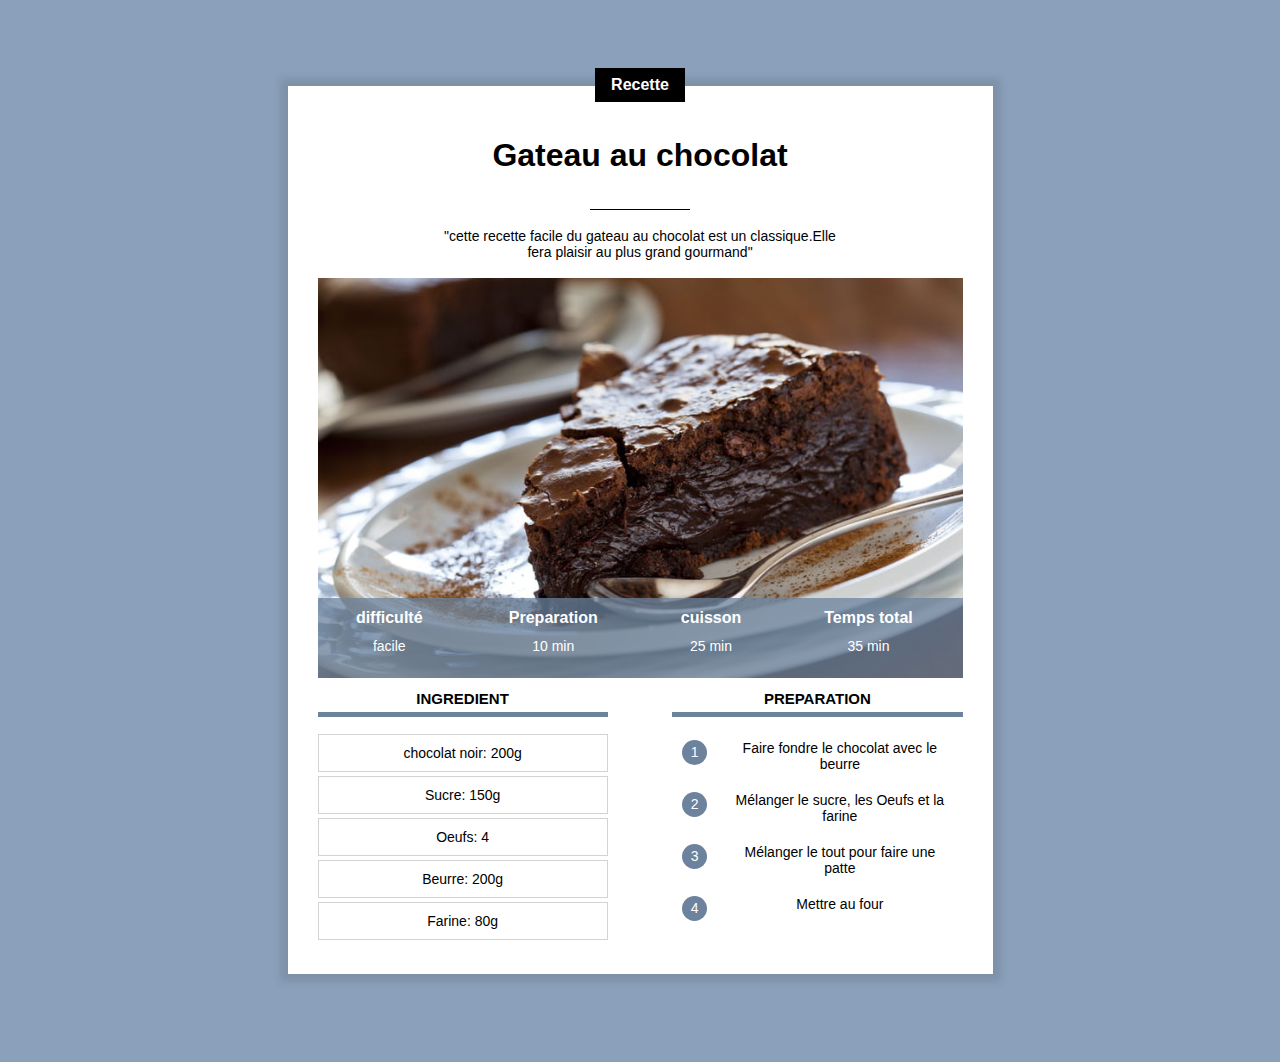
<file: index.html>
<!DOCTYPE html>
<html lang="en">
<head>
    <meta charset="UTF-8">
    <meta name="viewport" content="width=device-width, initial-scale=1.0">
    <link rel="stylesheet" href="style.css">
    <title>site-recettes</title>
</head>
<body>
    <div class="P_categorie">
      <p class="categorie">Recette</p>
    </div>
    <div class="contenu">
    <h1><b>Gateau au chocolat</b></h1>
    <div class="description">
       <div class="center"> <div class="separateur"></div></div>
       <p class="description">"cette recette facile du gateau au chocolat est un classique.Elle fera plaisir au plus grand gourmand"</p>
    </div>
    <div class="im_tab">
        <img class="center info" src="gateau.jpg" alt="">
        <table class="infos">
            <tr>
                <th>difficulté</th>
                <th>Preparation</th>
                <th>cuisson</th>
                <th>Temps total</th>
            </tr>
            <tr>
                <td>facile</td>
                <td>10 min</td>
                <td>25 min</td>
                <td>35 min</td>
            </tr>
        </table>
    </div>
    <div class="colonne1 colonne">
    <h2>Ingredient</h2>
        <div class="ingredient">
            <p>chocolat noir: 200g</p>
            <p>Sucre: 150g</p>
            <p>Oeufs: 4</p>
            <p>Beurre: 200g</p>
            <p>Farine: 80g</p>
        </div>
    </div>
    <div class="colonne2 colonne">
        <h2><b>Preparation</b></h2>
        <table class="preparation">
            <tr>
                <td><p class="numero">1</p></td>
                <td class="preparation_etape">Faire fondre le chocolat avec le beurre</td>
            </tr>
            <tr>
                <td><p class="numero">2</p></td>
               <td class="preparation_etape">Mélanger le sucre, les Oeufs et la farine</td>
            </tr>
            <tr>
                <td><p class="numero">3</p></td>
                <td class="preparation_etape">Mélanger le tout pour faire une patte</td>
            </tr>
            <tr>
                <td><p class="numero">4</p></td>
                <td class="preparation_etape">Mettre au four</td>
            </tr>
        </table>
    </div>
</div>
</body>
</html>
</file>
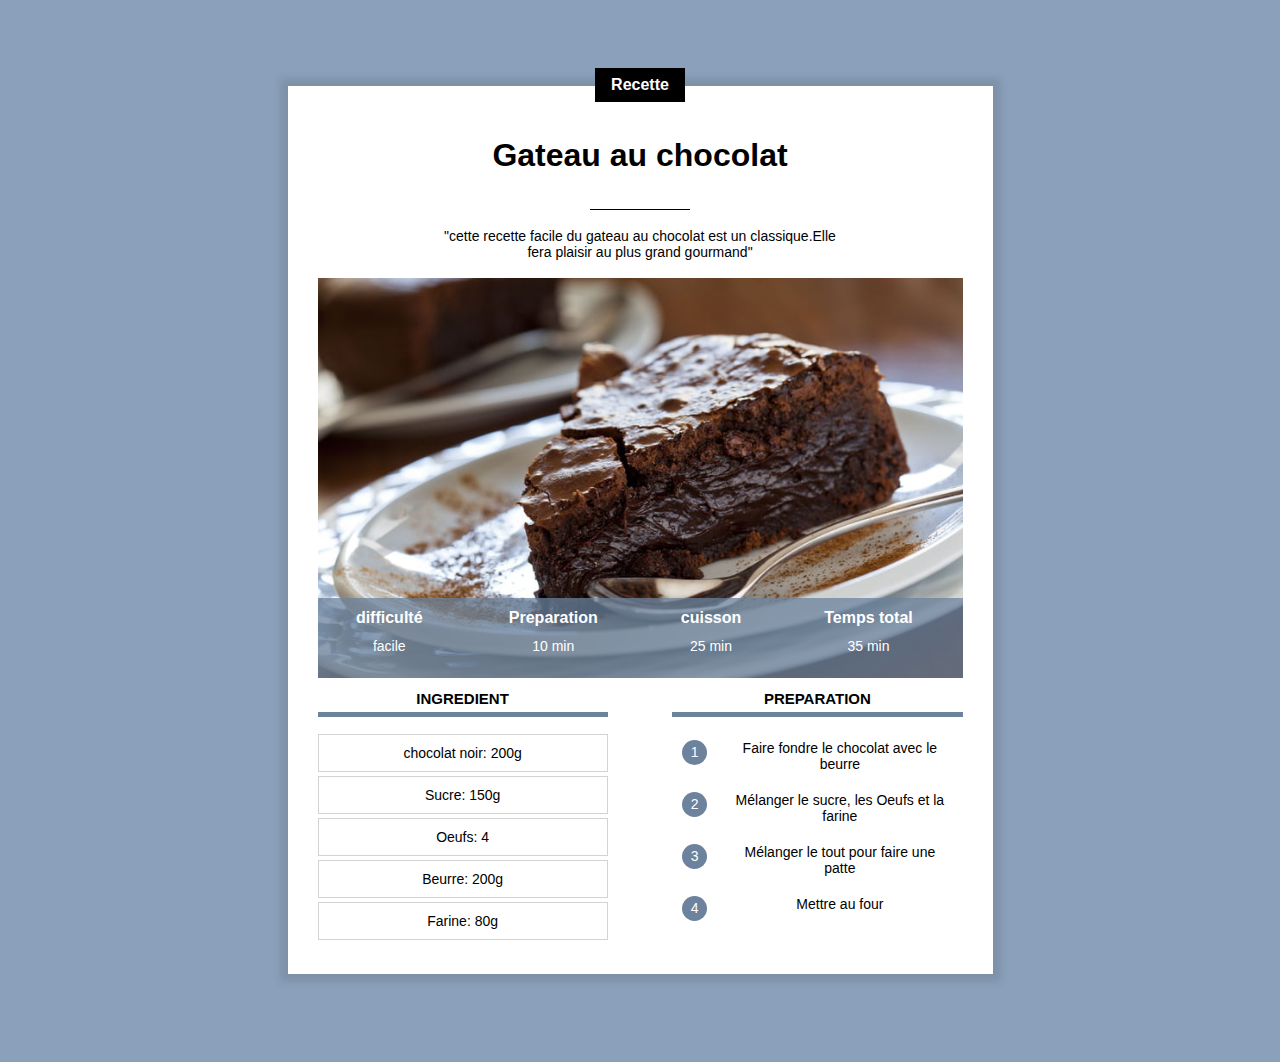
<file: premier_page.html>
<!DOCTYPE html>
<html lang="en">
<head>
    <meta charset="UTF-8">
    <meta name="viewport" content="width=device-width, initial-scale=1.0">
    <link rel="stylesheet" href="style.css">
    <title>Document</title>
</head>
<body>
    <div class="P_categorie">
      <p class="categorie">Recette</p>
    </div>
    <div class="contenu">
    <h1><b>Gateau au chocolat</b></h1>
    <div class="description">
       <div class="center"> <div class="separateur"></div></div>
       <p class="description">"cette recette facile du gateau au chocolat est un classique.Elle fera plaisir au plus grand gourmand"</p>
    </div>
    <div class="im_tab">
        <img class="center info" src="gateau.jpg" alt="">
        <table class="infos">
            <tr>
                <th>difficulté</th>
                <th>Preparation</th>
                <th>cuisson</th>
                <th>Temps total</th>
            </tr>
            <tr>
                <td>facile</td>
                <td>10 min</td>
                <td>25 min</td>
                <td>35 min</td>
            </tr>
        </table>
    </div>
    <div class="colonne1 colonne">
    <h2>Ingredient</h2>
        <div class="ingredient">
            <p>chocolat noir: 200g</p>
            <p>Sucre: 150g</p>
            <p>Oeufs: 4</p>
            <p>Beurre: 200g</p>
            <p>Farine: 80g</p>
        </div>
    </div>
    <div class="colonne2 colonne">
        <h2><b>Preparation</b></h2>
        <table class="preparation">
            <tr>
                <td><p class="numero">1</p></td>
                <td class="preparation_etape">Faire fondre le chocolat avec le beurre</td>
            </tr>
            <tr>
                <td><p class="numero">2</p></td>
               <td class="preparation_etape">Mélanger le sucre, les Oeufs et la farine</td>
            </tr>
            <tr>
                <td><p class="numero">3</p></td>
                <td class="preparation_etape">Mélanger le tout pour faire une patte</td>
            </tr>
            <tr>
                <td><p class="numero">4</p></td>
                <td class="preparation_etape">Mettre au four</td>
            </tr>
        </table>
    </div>
</div>
</body>
</html>
</file>
<file: style.css>
body {
    background-color: #8BA1BB;
    font-family: Arial, Helvetica, sans-serif;
}
.categorie {
    background-color: black;
    color: white;
    display: inline-block;
    /*text-align: center;
    margin-left: 30px;*/
    margin-top: 0px;
    padding: 8px 16px;
    margin-bottom: 0px;
    font-size: 16px;
    font-weight: bold;
}

.P_categorie {
   text-align: center;
   margin-bottom: -60px;
   margin-top: 60px;
}
div.contenu {
    background-color: white;
    margin: 40px 8px 40px 8px;
    padding: 0px 8px 20px 8px;
   /* min-width: 300px;*/
    box-shadow: 0px 0px 8px 8px rgba(0, 0, 0, 0.1);
}
h1 {
    text-align: center;
}
p.description {
    text-align: center;
    max-width: 400px;
    display: inline-block;
    font-size: 14px;
}
div.description {
   text-align: center;   
}
.separateur {
    width: 100px;
    height: 1px;
    background-color: black;
    /*text-align: center;*/
    display: inline-block;
}
.center {
    text-align: center;
    width: 100%;
}
img {
    display: block;
}
.im_tab {
    position: relative;
}
.infos {
  position: absolute;
  bottom: 0px;
  width: 100%;
  color: white;
  background-color: #6c829dc0;
  height: 40px;
}
td {
    text-align: center;
    font-size: 12px;
    vertical-align: top;
    padding: 8px;
}
th {
    font-size: 14px;
    vertical-align: bottom;
}
.info {
    display: block;
    max-height: 400px;
    object-fit: cover;
    min-height: 200px;
    background-color: lightgray;
}
.colonne {
  width: 100%;
}

.colonne1 {
   /*  background-color: lightblue;*/
     display: inline-block;
    /* margin-right: 10%;*/

}
/*.colonne2 {
   float: right;
}*/
.colonne h2 {
    text-align: center;
    text-transform: uppercase;
    font-size: 15px;
    border-bottom: 5px solid #6c829d;
    padding-bottom: 5px;
}
.ingredient p{
  text-align: center;
  font-size: 14px;
  border: 1px solid lightgray;
  padding: 10px 3px;
  margin-top: 4px;
  margin-bottom: 0px;
}
.preparation p.numero {
   text-align: center;
   background-color: #6c829d;
   width: 25px;
   height: 25px;
   color: white;
   padding-top: 4px;
   box-sizing: border-box;
   border-radius: 50%;
   margin: 0;
}
.preparation td {
    vertical-align: top;
}
.preparation tr{
    height: 40px;
}
.preparation td.preparation_etape {
    font-size: 14px;
    padding-left: 10px ;
    padding-bottom: 10px;
}
* {
    overflow: auto;
}


/*style pour ordinateur*/
@media only screen and (min-width : 768px) {
    div.contenu {
        margin: 0px 10% 80px 10%;
        padding: 30px;
        min-width: 300px;
    }
    .infos {
        
        height: 80px;
      }
      td {
          
          font-size: 14px;
      }
      th {
          font-size: 16px;
          
      }
      .colonne {
        width: 45%;
      }
      
      .colonne1 {
         /*  background-color: lightblue;*/
        
           margin-right: 10%;
      
      }
      .colonne2 {
         float: right;
      }
      .P_categorie {
        margin-bottom: -20px;
     }

} 
@media only screen and (min-width : 768px) {
    div.contenu {
       margin-left: auto;
       margin-right: auto;
       width: 645px;
    }  
   
}
</file>
